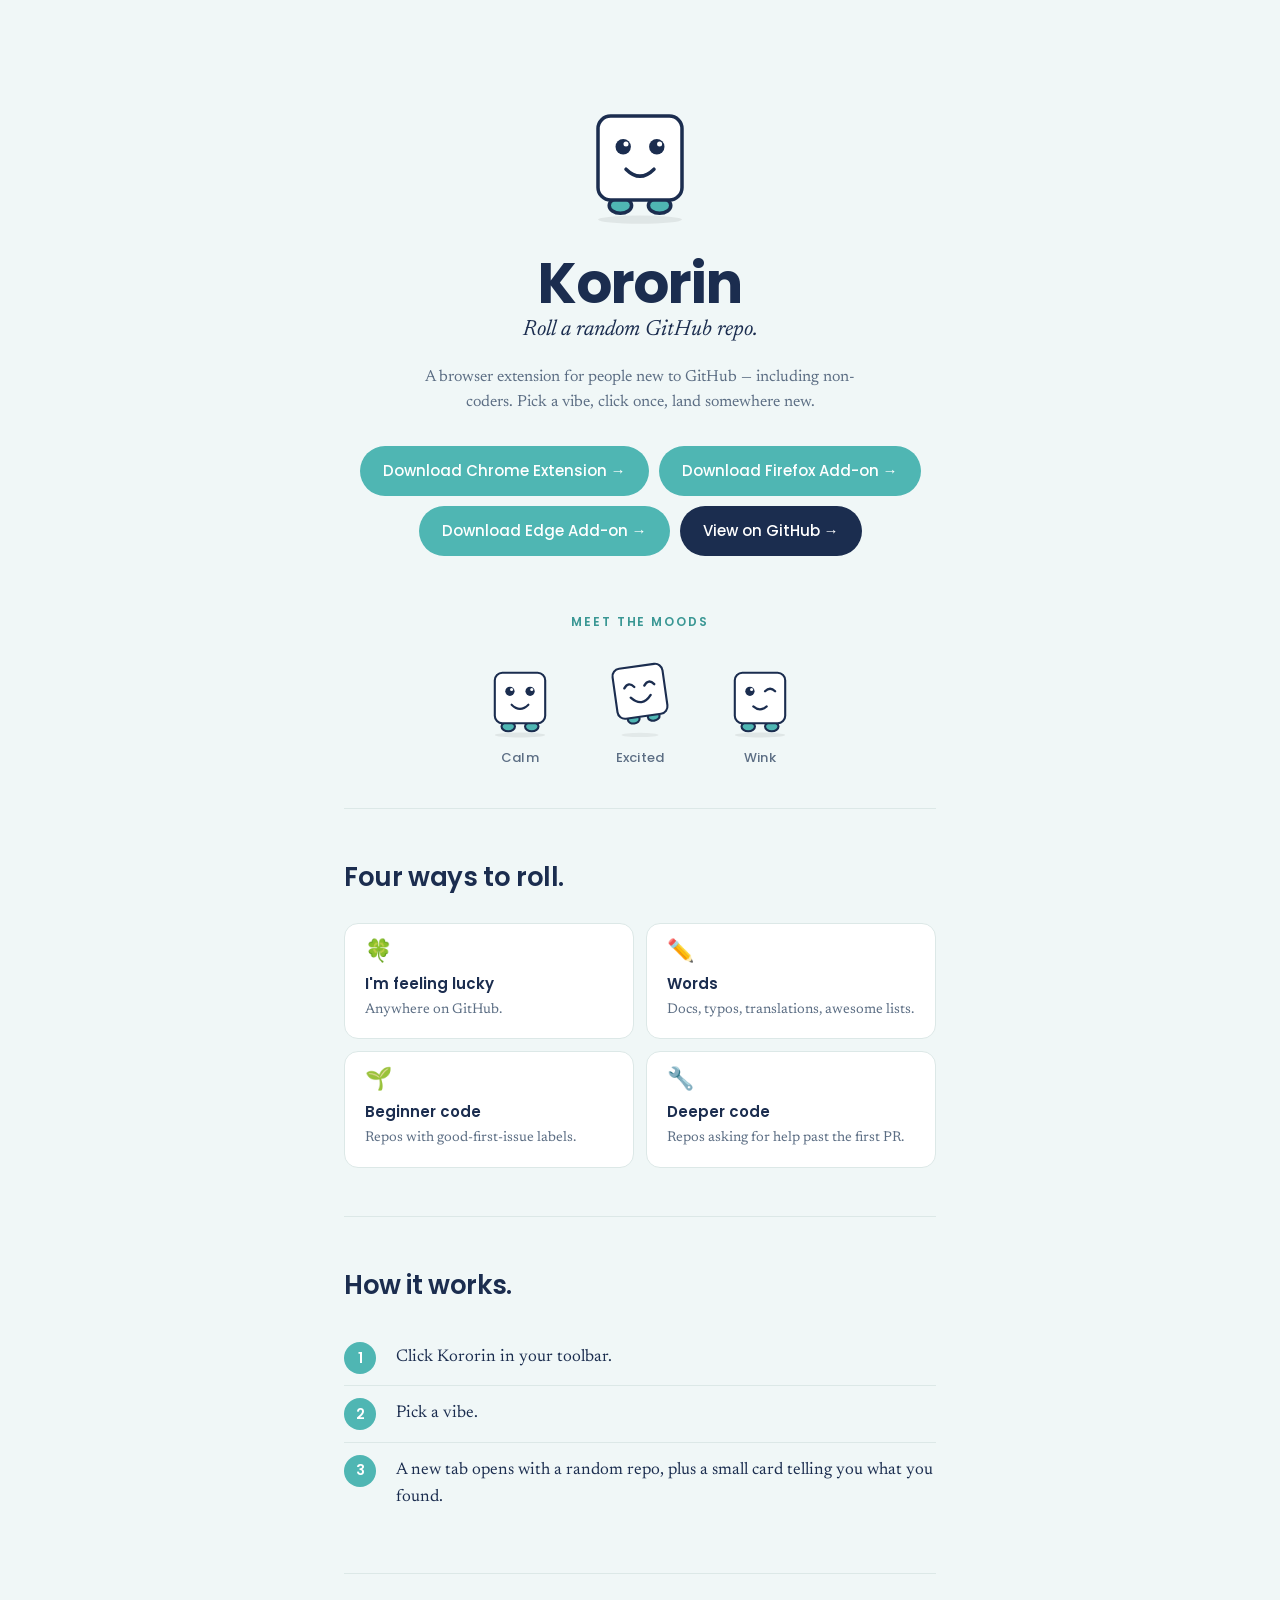
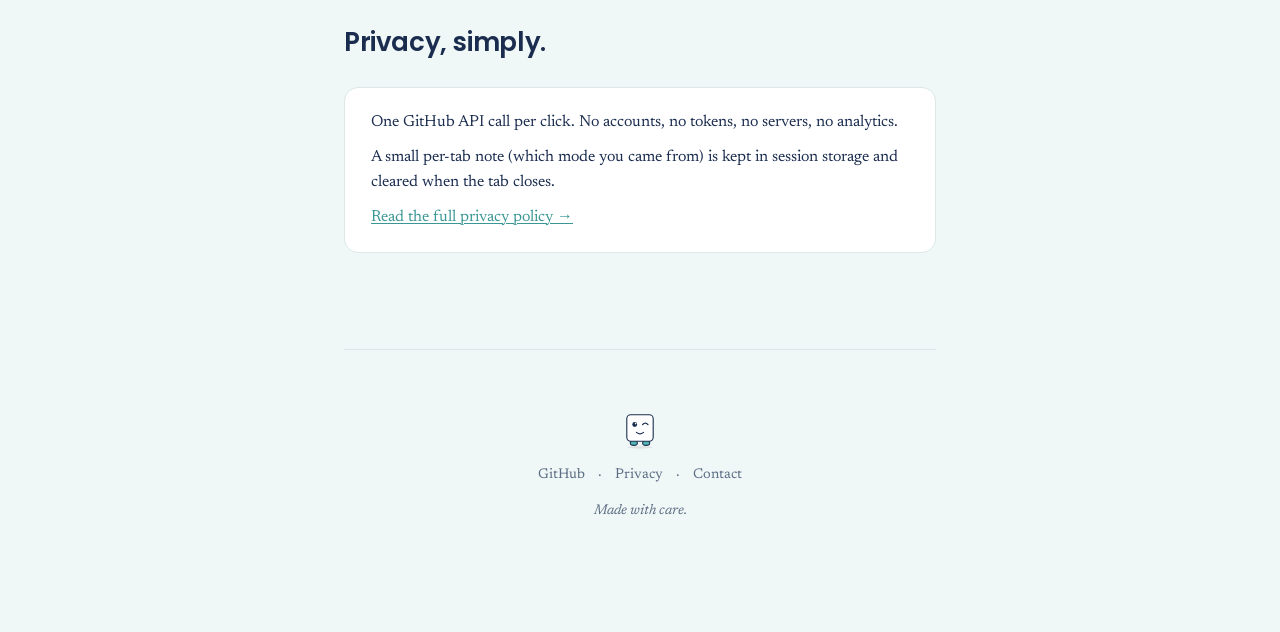
<file: index.html>
<!DOCTYPE html>
<html lang="en">
<head>
<meta charset="UTF-8">
<meta name="viewport" content="width=device-width, initial-scale=1.0">
<title>Kororin — Roll a random GitHub repo</title>
<meta name="description" content="A browser extension that opens a random active GitHub repo. For people new to GitHub — including non-coders.">

<link rel="icon" type="image/png" sizes="32x32" href="icons/icon128.png">
<link rel="icon" type="image/png" sizes="16x16" href="icons/icon16.png">

<meta property="og:title" content="Kororin">
<meta property="og:description" content="Roll a random GitHub repo.">
<meta property="og:image" content="https://hellokororin.com/og-image.png">
<meta property="og:url" content="https://hellokororin.com">
<meta property="og:type" content="website">
<meta name="twitter:card" content="summary_large_image">

<link rel="preconnect" href="https://fonts.googleapis.com">
<link rel="preconnect" href="https://fonts.gstatic.com" crossorigin>
<link href="https://fonts.googleapis.com/css2?family=Newsreader:ital,opsz,wght@0,6..72,300..700;1,6..72,400..600&family=Poppins:wght@400;500;600;700&display=swap" rel="stylesheet">

<style>
:root {
  --navy: #1B2D4F;
  --navy-deep: #0E1C36;
  --teal: #4FB6B3;
  --teal-deep: #3A9794;
  --mint: #F0F7F7;
  --mint-soft: #F7FBFB;
  --paper: #FFFFFF;
  --muted: #5C6E84;
  --border: #DCE8E7;
}

* { box-sizing: border-box; }

html, body {
  margin: 0;
  padding: 0;
  background: var(--mint);
  color: var(--navy);
  font-family: 'Newsreader', Georgia, serif;
  font-size: 17px;
  line-height: 1.6;
  font-optical-sizing: auto;
  -webkit-font-smoothing: antialiased;
  -moz-osx-font-smoothing: grayscale;
}

main {
  max-width: 640px;
  margin: 0 auto;
  padding: 64px 24px 96px;
}

.hero {
  text-align: center;
  padding: 24px 0 48px;
}

.mascot-wrap {
  display: inline-block;
  cursor: pointer;
  user-select: none;
  -webkit-tap-highlight-color: transparent;
}

.mascot {
  width: 140px;
  height: 140px;
  display: block;
  animation: kororin-breathe 4s ease-in-out infinite;
  transform-origin: center bottom;
}

.mascot-wrap.hopping .mascot {
  animation: kororin-hop 0.6s cubic-bezier(0.34, 1.4, 0.64, 1);
}

.face-excited { opacity: 0; }

.mascot-wrap.hopping .face-calm { animation: face-hide 0.6s ease-out; }
.mascot-wrap.hopping .face-excited { animation: face-show 0.6s ease-out; }

@keyframes face-show {
  0% { opacity: 0; }
  20% { opacity: 1; }
  78% { opacity: 1; }
  100% { opacity: 0; }
}
@keyframes face-hide {
  0% { opacity: 1; }
  20% { opacity: 0; }
  78% { opacity: 0; }
  100% { opacity: 1; }
}

@keyframes kororin-breathe {
  0%, 100% { transform: translateY(0) scale(1, 1); }
  50% { transform: translateY(-2px) scale(1.012, 1.012); }
}

@keyframes kororin-hop {
  0% { transform: translateY(0) scale(1, 1); }
  20% { transform: translateY(0) scale(1.08, 0.9); }
  45% { transform: translateY(-22px) scale(0.95, 1.06); }
  70% { transform: translateY(0) scale(1.06, 0.94); }
  100% { transform: translateY(0) scale(1, 1); }
}

h1 {
  font-family: 'Poppins', sans-serif;
  font-size: 56px;
  font-weight: 700;
  letter-spacing: -0.025em;
  margin: 18px 0 4px;
  color: var(--navy);
  line-height: 1;
}

.tagline {
  font-family: 'Newsreader', serif;
  font-size: 22px;
  font-style: italic;
  font-weight: 400;
  color: var(--navy);
  margin: 0 0 20px;
  line-height: 1.3;
}

.subtagline {
  font-size: 16px;
  color: var(--muted);
  max-width: 460px;
  margin: 0 auto 32px;
  line-height: 1.55;
}

.ctas {
  display: inline-flex;
  flex-wrap: wrap;
  gap: 10px;
  justify-content: center;
}

.btn {
  display: inline-flex;
  align-items: center;
  gap: 8px;
  padding: 12px 22px;
  border-radius: 999px;
  font-family: 'Poppins', sans-serif;
  font-size: 15px;
  font-weight: 500;
  text-decoration: none;
  transition: transform 0.15s ease, background 0.15s ease, border-color 0.15s ease, box-shadow 0.15s ease;
  border: 1px solid transparent;
  cursor: pointer;
}

.btn-primary {
  background: var(--navy);
  color: var(--paper);
}
.btn-primary:hover { background: var(--navy-deep); transform: translateY(-1px); box-shadow: 0 6px 16px rgba(27, 45, 79, 0.18); }

.btn-teal {
  background: var(--teal);
  color: var(--paper);
}
.btn-teal:hover { background: var(--teal-deep); transform: translateY(-1px); box-shadow: 0 6px 16px rgba(79, 182, 179, 0.28); }

.moods {
  text-align: center;
  padding: 8px 0 40px;
}
.moods-label {
  font-family: 'Poppins', sans-serif;
  font-size: 12px;
  font-weight: 600;
  letter-spacing: 0.16em;
  text-transform: uppercase;
  color: var(--teal-deep);
  margin: 0 0 24px;
}
.mood-row {
  display: flex;
  justify-content: center;
  gap: 36px;
  flex-wrap: wrap;
}
.mood {
  display: flex;
  flex-direction: column;
  align-items: center;
  gap: 8px;
}
.mood svg { width: 84px; height: 84px; display: block; }
.mood-name {
  font-family: 'Poppins', sans-serif;
  font-size: 13px;
  font-weight: 500;
  color: var(--muted);
  letter-spacing: 0.02em;
}

section.block {
  padding: 48px 0;
  border-top: 1px solid var(--border);
}

h2 {
  font-family: 'Poppins', sans-serif;
  font-size: 26px;
  font-weight: 600;
  margin: 0 0 24px;
  letter-spacing: -0.015em;
  color: var(--navy);
}

.modes-grid {
  display: grid;
  grid-template-columns: 1fr 1fr;
  gap: 12px;
}

.mode {
  background: var(--paper);
  border: 1px solid var(--border);
  border-radius: 14px;
  padding: 18px 20px;
  display: flex;
  flex-direction: column;
  gap: 4px;
  transition: transform 0.15s ease, border-color 0.15s ease, box-shadow 0.15s ease;
}

.mode:hover {
  border-color: var(--teal);
  transform: translateY(-2px);
  box-shadow: 0 8px 18px rgba(79, 182, 179, 0.10);
}

.mode .emoji { font-size: 22px; line-height: 1; margin-bottom: 4px; }
.mode .name { font-family: 'Poppins', sans-serif; font-weight: 600; font-size: 15px; color: var(--navy); }
.mode .hint { font-size: 14px; color: var(--muted); line-height: 1.45; }

ol.steps {
  counter-reset: step;
  padding: 0;
  list-style: none;
  margin: 0;
}

ol.steps li {
  counter-increment: step;
  position: relative;
  padding: 14px 0 14px 52px;
  border-bottom: 1px solid var(--border);
  font-size: 17px;
}
ol.steps li:last-child { border-bottom: none; }
ol.steps li::before {
  content: counter(step);
  position: absolute;
  left: 0;
  top: 12px;
  width: 32px;
  height: 32px;
  border-radius: 50%;
  background: var(--teal);
  color: var(--paper);
  font-family: 'Poppins', sans-serif;
  font-weight: 600;
  font-size: 14px;
  display: flex;
  align-items: center;
  justify-content: center;
}

.privacy-note {
  background: var(--paper);
  border: 1px solid var(--border);
  border-radius: 14px;
  padding: 22px 26px;
  font-size: 16px;
  line-height: 1.55;
}
.privacy-note p { margin: 0 0 10px; }
.privacy-note p:last-child { margin-bottom: 0; }
.privacy-note a { color: var(--teal-deep); text-decoration: underline; text-decoration-thickness: 1px; text-underline-offset: 2px; }
.privacy-note a:hover { color: var(--navy); }

footer {
  text-align: center;
  padding: 56px 0 0;
  font-size: 14px;
  color: var(--muted);
  border-top: 1px solid var(--border);
  margin-top: 48px;
}
footer a { color: var(--muted); text-decoration: none; margin: 0 10px; }
footer a:hover { color: var(--navy); }
.footer-mascot {
  width: 44px;
  height: 44px;
  display: block;
  margin: 0 auto 14px;
}
.made { font-style: italic; margin-top: 12px; }

@media (max-width: 540px) {
  main { padding: 40px 20px 64px; }
  .hero { padding: 16px 0 32px; }
  .mascot { width: 120px; height: 120px; }
  h1 { font-size: 44px; }
  .tagline { font-size: 19px; }
  h2 { font-size: 22px; }
  .modes-grid { grid-template-columns: 1fr; }
  section.block { padding: 36px 0; }
  .mood-row { gap: 24px; }
  .mood svg { width: 70px; height: 70px; }
}

@media (prefers-reduced-motion: reduce) {
  .mascot { animation: none; }
  .mascot-wrap.hopping .mascot,
  .mascot-wrap.hopping .face-calm,
  .mascot-wrap.hopping .face-excited { animation: none; }
}
</style>
</head>
<body>

<main>
  <section class="hero">
    <div class="mascot-wrap" id="mascotWrap" title="Click me!">
      <svg class="mascot" viewBox="0 0 100 100" xmlns="http://www.w3.org/2000/svg" aria-label="Kororin, a smiling die mascot">
        <ellipse cx="50" cy="94" rx="30" ry="3" fill="#000" opacity="0.07"/>
        <ellipse cx="36" cy="84" rx="8" ry="5.5" fill="#4FB6B3" stroke="#1B2D4F" stroke-width="2.5"/>
        <ellipse cx="64" cy="84" rx="8" ry="5.5" fill="#4FB6B3" stroke="#1B2D4F" stroke-width="2.5"/>
        <rect x="20" y="20" width="60" height="60" rx="9" fill="#fff" stroke="#1B2D4F" stroke-width="2.5"/>

        <g class="face-calm">
          <circle cx="38" cy="42" r="5.5" fill="#1B2D4F"/>
          <circle cx="62" cy="42" r="5.5" fill="#1B2D4F"/>
          <circle cx="40" cy="40" r="1.8" fill="#fff"/>
          <circle cx="64" cy="40" r="1.8" fill="#fff"/>
          <path d="M 40 58 Q 50 68 60 58" stroke="#1B2D4F" stroke-width="2.5" stroke-linecap="round" fill="none"/>
        </g>

        <g class="face-excited">
          <path d="M 32 44 Q 38 36 44 44" stroke="#1B2D4F" stroke-width="2.8" stroke-linecap="round" fill="none"/>
          <path d="M 56 44 Q 62 36 68 44" stroke="#1B2D4F" stroke-width="2.8" stroke-linecap="round" fill="none"/>
          <path d="M 38 56 Q 50 70 62 56" stroke="#1B2D4F" stroke-width="2.8" stroke-linecap="round" fill="none"/>
        </g>
      </svg>
    </div>
    <h1>Kororin</h1>
    <p class="tagline">Roll a random GitHub repo.</p>
    <p class="subtagline">A browser extension for people new to GitHub — including non-coders. Pick a vibe, click once, land somewhere new.</p>
    <div class="ctas">
      <a href="https://chromewebstore.google.com/detail/kororin/jhngongojmgfaklkifokfabgbgaecdmf" class="btn btn-teal">Download Chrome Extension →</a>
      <a href="https://addons.mozilla.org/en-US/firefox/addon/kororin/" class="btn btn-teal">Download Firefox Add-on →</a>
      <a href="https://microsoftedge.microsoft.com/addons/detail/kororin/hcgoblbcpdmlhagidknmgbhgmkccamic" class="btn btn-teal">Download Edge Add-on →</a>
      <a href="https://github.com/gameshoutout/kororin" class="btn btn-primary">View on GitHub →</a>
    </div>
  </section>

  <section class="moods">
    <p class="moods-label">Meet the moods</p>
    <div class="mood-row">

      <div class="mood">
        <svg viewBox="0 0 100 100" xmlns="http://www.w3.org/2000/svg" aria-label="Calm Kororin">
          <ellipse cx="50" cy="94" rx="30" ry="3" fill="#000" opacity="0.07"/>
          <ellipse cx="36" cy="84" rx="8" ry="5.5" fill="#4FB6B3" stroke="#1B2D4F" stroke-width="2.5"/>
          <ellipse cx="64" cy="84" rx="8" ry="5.5" fill="#4FB6B3" stroke="#1B2D4F" stroke-width="2.5"/>
          <rect x="20" y="20" width="60" height="60" rx="9" fill="#fff" stroke="#1B2D4F" stroke-width="2.5"/>
          <circle cx="38" cy="42" r="5.5" fill="#1B2D4F"/>
          <circle cx="62" cy="42" r="5.5" fill="#1B2D4F"/>
          <circle cx="40" cy="40" r="1.8" fill="#fff"/>
          <circle cx="64" cy="40" r="1.8" fill="#fff"/>
          <path d="M 40 58 Q 50 68 60 58" stroke="#1B2D4F" stroke-width="2.5" stroke-linecap="round" fill="none"/>
        </svg>
        <span class="mood-name">Calm</span>
      </div>

      <div class="mood">
        <svg viewBox="0 0 100 100" xmlns="http://www.w3.org/2000/svg" aria-label="Excited Kororin">
          <ellipse cx="50" cy="94" rx="22" ry="2.5" fill="#000" opacity="0.06"/>
          <g transform="translate(0 -8) rotate(-8 50 50)">
            <ellipse cx="38" cy="82" rx="7" ry="5" fill="#4FB6B3" stroke="#1B2D4F" stroke-width="2.5"/>
            <ellipse cx="62" cy="82" rx="7" ry="5" fill="#4FB6B3" stroke="#1B2D4F" stroke-width="2.5"/>
            <rect x="20" y="20" width="60" height="60" rx="9" fill="#fff" stroke="#1B2D4F" stroke-width="2.5"/>
            <path d="M 32 44 Q 38 36 44 44" stroke="#1B2D4F" stroke-width="2.8" stroke-linecap="round" fill="none"/>
            <path d="M 56 44 Q 62 36 68 44" stroke="#1B2D4F" stroke-width="2.8" stroke-linecap="round" fill="none"/>
            <path d="M 38 56 Q 50 70 62 56" stroke="#1B2D4F" stroke-width="2.8" stroke-linecap="round" fill="none"/>
          </g>
        </svg>
        <span class="mood-name">Excited</span>
      </div>

      <div class="mood">
        <svg viewBox="0 0 100 100" xmlns="http://www.w3.org/2000/svg" aria-label="Winking Kororin">
          <ellipse cx="50" cy="94" rx="30" ry="3" fill="#000" opacity="0.07"/>
          <ellipse cx="36" cy="84" rx="8" ry="5.5" fill="#4FB6B3" stroke="#1B2D4F" stroke-width="2.5"/>
          <ellipse cx="64" cy="84" rx="8" ry="5.5" fill="#4FB6B3" stroke="#1B2D4F" stroke-width="2.5"/>
          <rect x="20" y="20" width="60" height="60" rx="9" fill="#fff" stroke="#1B2D4F" stroke-width="2.5"/>
          <circle cx="38" cy="42" r="5.5" fill="#1B2D4F"/>
          <circle cx="40" cy="40" r="1.8" fill="#fff"/>
          <path d="M 56 42 Q 62 36 68 42" stroke="#1B2D4F" stroke-width="2.8" stroke-linecap="round" fill="none"/>
          <path d="M 42 60 Q 50 67 58 60" stroke="#1B2D4F" stroke-width="2.5" stroke-linecap="round" fill="none"/>
        </svg>
        <span class="mood-name">Wink</span>
      </div>

    </div>
  </section>

  <section class="block">
    <h2>Four ways to roll.</h2>
    <div class="modes-grid">
      <div class="mode">
        <span class="emoji">🍀</span>
        <span class="name">I'm feeling lucky</span>
        <span class="hint">Anywhere on GitHub.</span>
      </div>
      <div class="mode">
        <span class="emoji">✏️</span>
        <span class="name">Words</span>
        <span class="hint">Docs, typos, translations, awesome lists.</span>
      </div>
      <div class="mode">
        <span class="emoji">🌱</span>
        <span class="name">Beginner code</span>
        <span class="hint">Repos with good-first-issue labels.</span>
      </div>
      <div class="mode">
        <span class="emoji">🔧</span>
        <span class="name">Deeper code</span>
        <span class="hint">Repos asking for help past the first PR.</span>
      </div>
    </div>
  </section>

  <section class="block">
    <h2>How it works.</h2>
    <ol class="steps">
      <li>Click Kororin in your toolbar.</li>
      <li>Pick a vibe.</li>
      <li>A new tab opens with a random repo, plus a small card telling you what you found.</li>
    </ol>
  </section>

  <section class="block">
    <h2>Privacy, simply.</h2>
    <div class="privacy-note">
      <p>One GitHub API call per click. No accounts, no tokens, no servers, no analytics.</p>
      <p>A small per-tab note (which mode you came from) is kept in session storage and cleared when the tab closes.</p>
      <p><a href="privacy.html">Read the full privacy policy →</a></p>
    </div>
  </section>

  <footer>
    <svg class="footer-mascot" viewBox="0 0 100 100" xmlns="http://www.w3.org/2000/svg" aria-label="Winking Kororin">
      <ellipse cx="50" cy="94" rx="30" ry="3" fill="#000" opacity="0.07"/>
      <ellipse cx="36" cy="84" rx="8" ry="5.5" fill="#4FB6B3" stroke="#1B2D4F" stroke-width="2.5"/>
      <ellipse cx="64" cy="84" rx="8" ry="5.5" fill="#4FB6B3" stroke="#1B2D4F" stroke-width="2.5"/>
      <rect x="20" y="20" width="60" height="60" rx="9" fill="#fff" stroke="#1B2D4F" stroke-width="2.5"/>
      <circle cx="38" cy="42" r="5.5" fill="#1B2D4F"/>
      <circle cx="40" cy="40" r="1.8" fill="#fff"/>
      <path d="M 56 42 Q 62 36 68 42" stroke="#1B2D4F" stroke-width="2.8" stroke-linecap="round" fill="none"/>
      <path d="M 42 60 Q 50 67 58 60" stroke="#1B2D4F" stroke-width="2.5" stroke-linecap="round" fill="none"/>
    </svg>
    <p>
      <a href="https://github.com/gameshoutout/kororin">GitHub</a>
      ·
      <a href="privacy.html">Privacy</a>
      ·
      <a href="mailto:support@gameshoutout.com">Contact</a>
    </p>
    <p class="made">Made with care.</p>
  </footer>
</main>

<script>
  const wrap = document.getElementById('mascotWrap');

  function hop() {
    wrap.classList.remove('hopping');
    void wrap.offsetWidth;
    wrap.classList.add('hopping');
    setTimeout(() => wrap.classList.remove('hopping'), 600);
  }

  wrap.addEventListener('click', hop);

  function scheduleHop() {
    const delay = 2500 + Math.random() * 2500;
    setTimeout(() => {
      if (!document.hidden) hop();
      scheduleHop();
    }, delay);
  }
  scheduleHop();
</script>

</body>
</html>
</file>
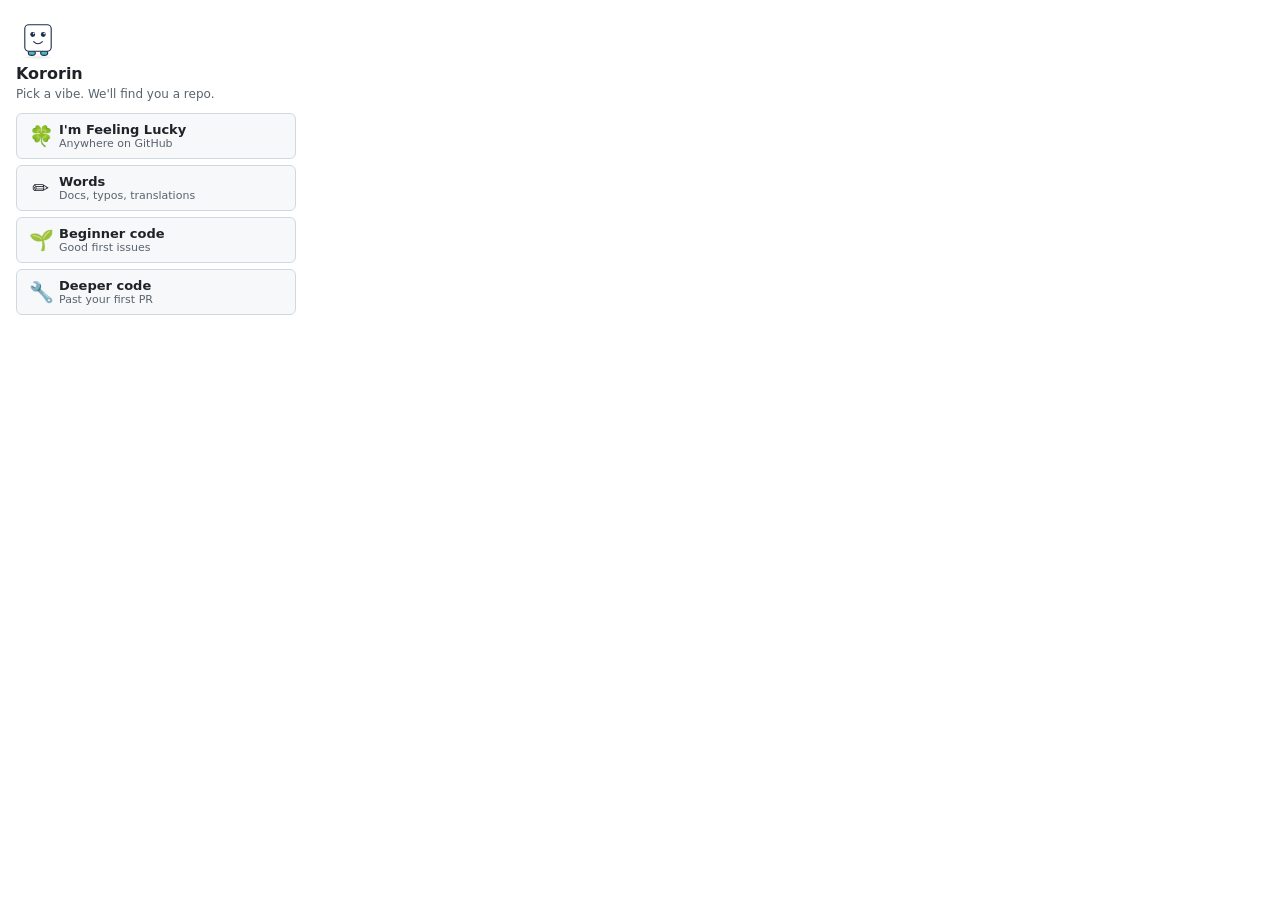
<file: popup.html>
<!DOCTYPE html>
<html lang="en">
<head>
  <meta charset="UTF-8">
  <link rel="stylesheet" href="popup.css">
</head>
<body>
  <svg id="mascot" width="44" height="44" viewBox="0 0 100 100" xmlns="http://www.w3.org/2000/svg" aria-hidden="true">
    <ellipse cx="50" cy="94" rx="30" ry="3" fill="#000" opacity="0.07"/>
    <ellipse cx="36" cy="84" rx="8" ry="5.5" fill="#4FB6B3" stroke="#1B2D4F" stroke-width="2.5"/>
    <ellipse cx="64" cy="84" rx="8" ry="5.5" fill="#4FB6B3" stroke="#1B2D4F" stroke-width="2.5"/>
    <rect x="20" y="20" width="60" height="60" rx="9" fill="#fff" stroke="#1B2D4F" stroke-width="2.5"/>
    <circle cx="38" cy="42" r="5.5" fill="#1B2D4F"/>
    <circle cx="62" cy="42" r="5.5" fill="#1B2D4F"/>
    <circle cx="40" cy="40" r="1.8" fill="#fff"/>
    <circle cx="64" cy="40" r="1.8" fill="#fff"/>
    <path d="M 40 58 Q 50 68 60 58" stroke="#1B2D4F" stroke-width="2.5" stroke-linecap="round" fill="none"/>
  </svg>
  <h1>Kororin</h1>
  <p class="tagline">Pick a vibe. We'll find you a repo.</p>

  <div class="modes">
    <button class="mode" data-mode="lucky">
      <span class="emoji">🍀</span>
      <span class="label">I'm Feeling Lucky</span>
      <span class="hint">Anywhere on GitHub</span>
    </button>
    <button class="mode" data-mode="words">
      <span class="emoji">✏️</span>
      <span class="label">Words</span>
      <span class="hint">Docs, typos, translations</span>
    </button>
    <button class="mode" data-mode="beginner">
      <span class="emoji">🌱</span>
      <span class="label">Beginner code</span>
      <span class="hint">Good first issues</span>
    </button>
    <button class="mode" data-mode="deeper">
      <span class="emoji">🔧</span>
      <span class="label">Deeper code</span>
      <span class="hint">Past your first PR</span>
    </button>
  </div>

  <div id="error" class="error hidden"></div>

  <script src="popup.js"></script>
</body>
</html>
</file>
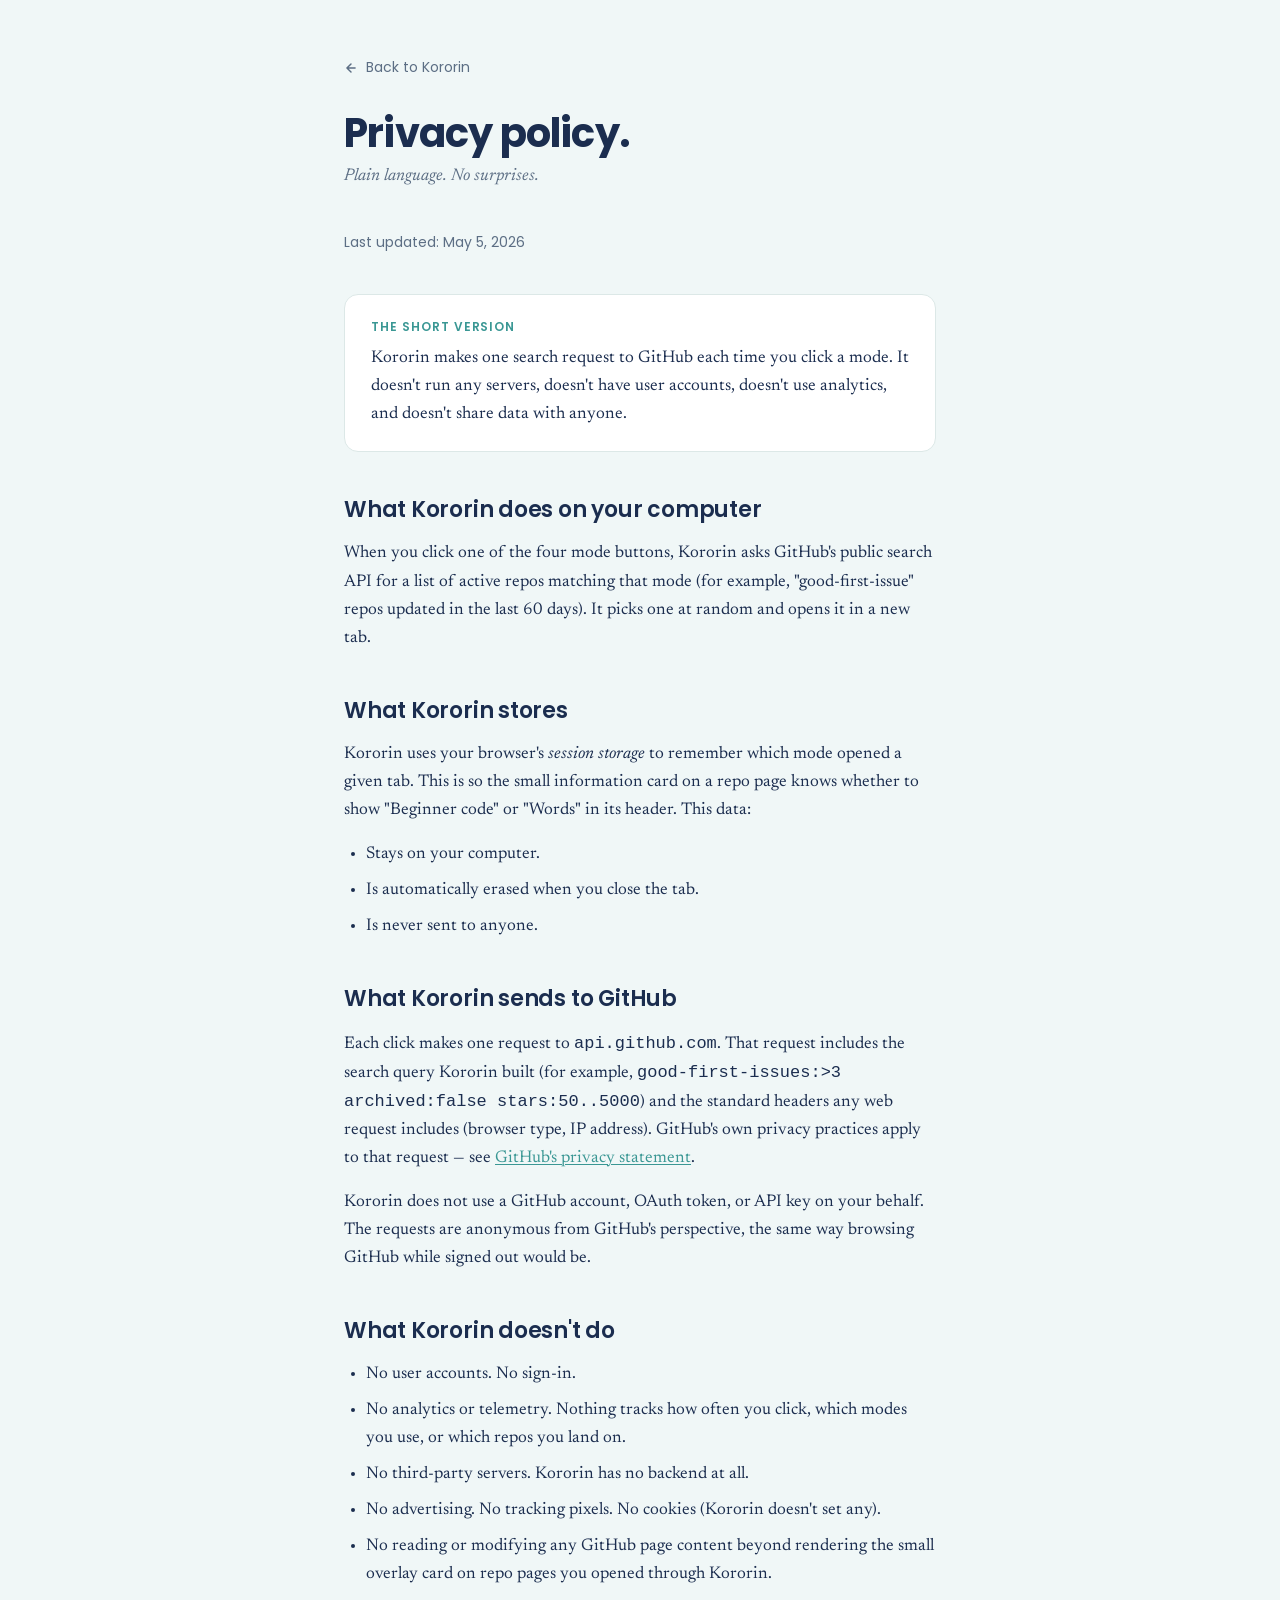
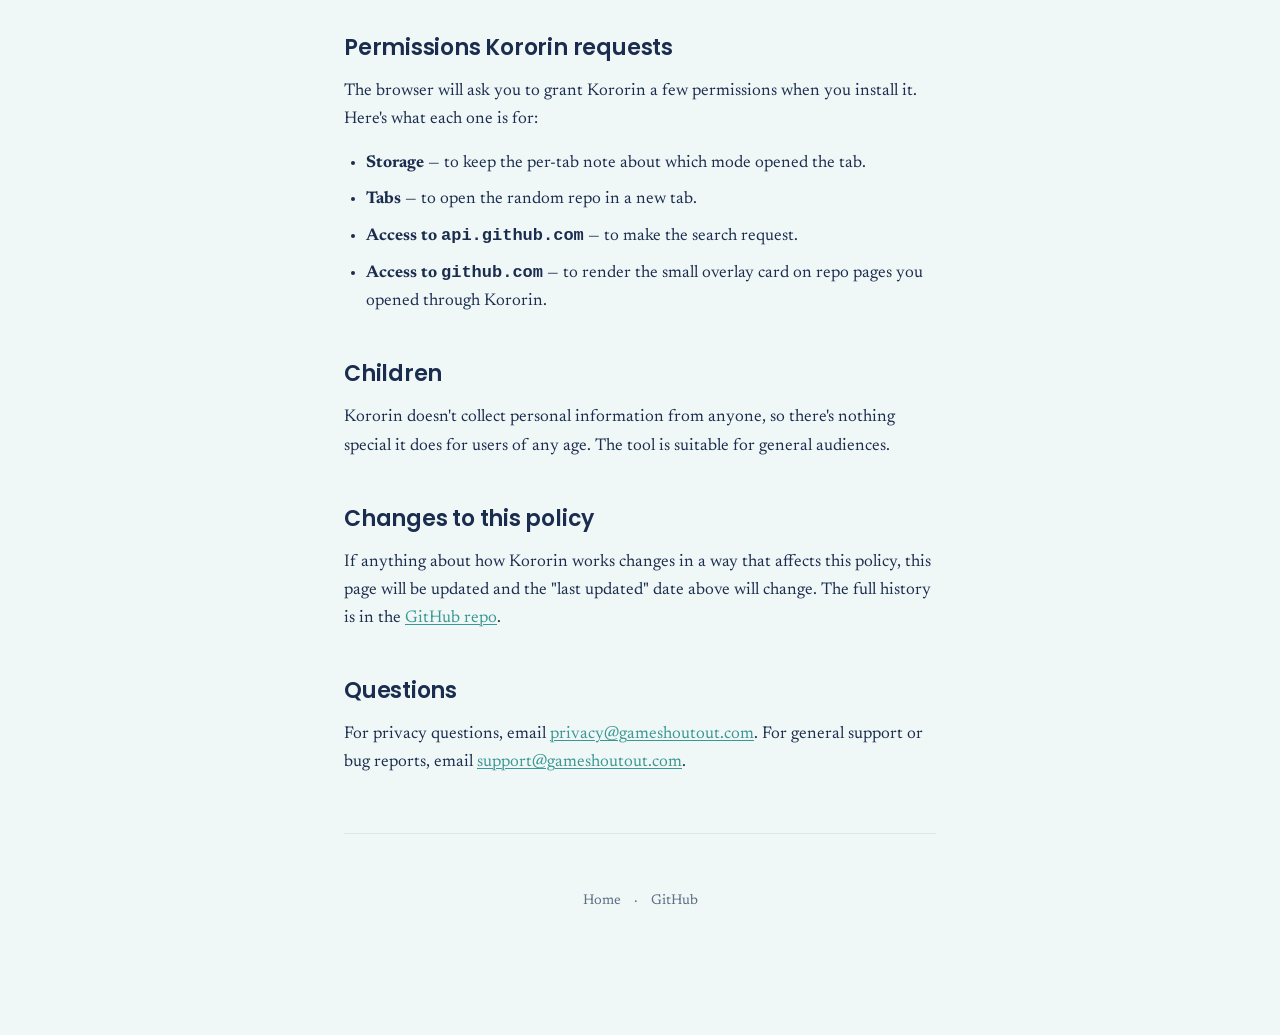
<file: privacy.html>
<!DOCTYPE html>
<html lang="en">
<head>
<meta charset="UTF-8">
<meta name="viewport" content="width=device-width, initial-scale=1.0">
<title>Privacy — Kororin</title>
<meta name="description" content="Kororin's privacy policy. Plain language, no surprises.">

<link rel="icon" type="image/png" sizes="32x32" href="icons/icon128.png">
<link rel="icon" type="image/png" sizes="16x16" href="icons/icon16.png">

<link rel="preconnect" href="https://fonts.googleapis.com">
<link rel="preconnect" href="https://fonts.gstatic.com" crossorigin>
<link href="https://fonts.googleapis.com/css2?family=Newsreader:ital,opsz,wght@0,6..72,300..700;1,6..72,400..600&family=Poppins:wght@400;500;600;700&display=swap" rel="stylesheet">

<style>
:root {
  --navy: #1B2D4F;
  --teal: #4FB6B3;
  --teal-deep: #3A9794;
  --mint: #F0F7F7;
  --paper: #FFFFFF;
  --muted: #5C6E84;
  --border: #DCE8E7;
}

* { box-sizing: border-box; }

html, body {
  margin: 0;
  padding: 0;
  background: var(--mint);
  color: var(--navy);
  font-family: 'Newsreader', Georgia, serif;
  font-size: 17px;
  line-height: 1.65;
  -webkit-font-smoothing: antialiased;
}

main {
  max-width: 640px;
  margin: 0 auto;
  padding: 56px 24px 96px;
}

.back {
  display: inline-flex;
  align-items: center;
  gap: 8px;
  font-family: 'Poppins', sans-serif;
  font-size: 14px;
  color: var(--muted);
  text-decoration: none;
  margin-bottom: 32px;
}
.back:hover { color: var(--navy); }

.back svg { width: 14px; height: 14px; }

h1 {
  font-family: 'Poppins', sans-serif;
  font-size: 40px;
  font-weight: 700;
  letter-spacing: -0.02em;
  margin: 0 0 8px;
  color: var(--navy);
  line-height: 1.1;
}

.subtitle {
  font-family: 'Newsreader', serif;
  font-style: italic;
  color: var(--muted);
  font-size: 17px;
  margin: 0 0 40px;
}

.last-updated {
  font-size: 14px;
  color: var(--muted);
  margin-bottom: 40px;
  font-family: 'Poppins', sans-serif;
}

h2 {
  font-family: 'Poppins', sans-serif;
  font-size: 22px;
  font-weight: 600;
  margin: 40px 0 12px;
  color: var(--navy);
  letter-spacing: -0.01em;
}

p { margin: 0 0 16px; }

a {
  color: var(--teal-deep);
  text-decoration: underline;
  text-decoration-thickness: 1px;
  text-underline-offset: 2px;
}
a:hover { color: var(--navy); }

ul {
  padding-left: 22px;
  margin: 0 0 16px;
}
ul li { margin-bottom: 8px; }

.tldr {
  background: var(--paper);
  border: 1px solid var(--border);
  border-radius: 14px;
  padding: 22px 26px;
  margin-bottom: 32px;
}
.tldr .label {
  font-family: 'Poppins', sans-serif;
  font-size: 12px;
  font-weight: 600;
  letter-spacing: 0.08em;
  text-transform: uppercase;
  color: var(--teal-deep);
  margin-bottom: 8px;
  display: block;
}
.tldr p:last-child { margin-bottom: 0; }

footer {
  text-align: center;
  padding: 56px 0 0;
  font-size: 14px;
  color: var(--muted);
  border-top: 1px solid var(--border);
  margin-top: 56px;
}
footer a { color: var(--muted); text-decoration: none; margin: 0 10px; }
footer a:hover { color: var(--navy); }

@media (max-width: 540px) {
  main { padding: 32px 20px 64px; }
  h1 { font-size: 32px; }
  h2 { font-size: 19px; }
}
</style>
</head>
<body>

<main>
  <a href="index.html" class="back">
    <svg viewBox="0 0 24 24" fill="none" stroke="currentColor" stroke-width="2.5" stroke-linecap="round" stroke-linejoin="round"><path d="M19 12H5M12 19l-7-7 7-7"/></svg>
    Back to Kororin
  </a>

  <h1>Privacy policy.</h1>
  <p class="subtitle">Plain language. No surprises.</p>
  <p class="last-updated">Last updated: May 5, 2026</p>

  <div class="tldr">
    <span class="label">The short version</span>
    <p>Kororin makes one search request to GitHub each time you click a mode. It doesn't run any servers, doesn't have user accounts, doesn't use analytics, and doesn't share data with anyone.</p>
  </div>

  <h2>What Kororin does on your computer</h2>
  <p>When you click one of the four mode buttons, Kororin asks GitHub's public search API for a list of active repos matching that mode (for example, "good-first-issue" repos updated in the last 60 days). It picks one at random and opens it in a new tab.</p>

  <h2>What Kororin stores</h2>
  <p>Kororin uses your browser's <em>session storage</em> to remember which mode opened a given tab. This is so the small information card on a repo page knows whether to show "Beginner code" or "Words" in its header. This data:</p>
  <ul>
    <li>Stays on your computer.</li>
    <li>Is automatically erased when you close the tab.</li>
    <li>Is never sent to anyone.</li>
  </ul>

  <h2>What Kororin sends to GitHub</h2>
  <p>Each click makes one request to <code>api.github.com</code>. That request includes the search query Kororin built (for example, <code>good-first-issues:&gt;3 archived:false stars:50..5000</code>) and the standard headers any web request includes (browser type, IP address). GitHub's own privacy practices apply to that request — see <a href="https://docs.github.com/en/site-policy/privacy-policies/github-general-privacy-statement">GitHub's privacy statement</a>.</p>
  <p>Kororin does not use a GitHub account, OAuth token, or API key on your behalf. The requests are anonymous from GitHub's perspective, the same way browsing GitHub while signed out would be.</p>

  <h2>What Kororin doesn't do</h2>
  <ul>
    <li>No user accounts. No sign-in.</li>
    <li>No analytics or telemetry. Nothing tracks how often you click, which modes you use, or which repos you land on.</li>
    <li>No third-party servers. Kororin has no backend at all.</li>
    <li>No advertising. No tracking pixels. No cookies (Kororin doesn't set any).</li>
    <li>No reading or modifying any GitHub page content beyond rendering the small overlay card on repo pages you opened through Kororin.</li>
  </ul>

  <h2>Permissions Kororin requests</h2>
  <p>The browser will ask you to grant Kororin a few permissions when you install it. Here's what each one is for:</p>
  <ul>
    <li><strong>Storage</strong> — to keep the per-tab note about which mode opened the tab.</li>
    <li><strong>Tabs</strong> — to open the random repo in a new tab.</li>
    <li><strong>Access to <code>api.github.com</code></strong> — to make the search request.</li>
    <li><strong>Access to <code>github.com</code></strong> — to render the small overlay card on repo pages you opened through Kororin.</li>
  </ul>

  <h2>Children</h2>
  <p>Kororin doesn't collect personal information from anyone, so there's nothing special it does for users of any age. The tool is suitable for general audiences.</p>

  <h2>Changes to this policy</h2>
  <p>If anything about how Kororin works changes in a way that affects this policy, this page will be updated and the "last updated" date above will change. The full history is in the <a href="https://github.com/gameshoutout/kororin">GitHub repo</a>.</p>

  <h2>Questions</h2>
  <p>For privacy questions, email <a href="mailto:privacy@gameshoutout.com">privacy@gameshoutout.com</a>. For general support or bug reports, email <a href="mailto:support@gameshoutout.com">support@gameshoutout.com</a>.</p>

  <footer>
    <p>
      <a href="index.html">Home</a>
      ·
      <a href="https://github.com/gameshoutout/kororin">GitHub</a>
    </p>
  </footer>
</main>

</body>
</html>
</file>
<file: popup.css>
body {
  font-family: -apple-system, BlinkMacSystemFont, "Segoe UI", system-ui, sans-serif;
  width: 280px;
  margin: 0;
  padding: 16px;
  background: #fff;
  color: #1f2328;
}

#mascot {
  display: block;
  margin: 0 0 4px;
  transform-origin: 50% 100%;
}

#mascot.hopping {
  animation: kororin-hop 400ms ease-out;
}

@keyframes kororin-hop {
  0%   { transform: translateY(0)     scale(1, 1); }
  30%  { transform: translateY(-10px) scale(0.95, 1.05); }
  60%  { transform: translateY(-2px)  scale(1, 1); }
  85%  { transform: translateY(0)     scale(1.05, 0.92); }
  100% { transform: translateY(0)     scale(1, 1); }
}

h1 {
  font-size: 16px;
  margin: 0 0 4px;
}

.tagline {
  font-size: 12px;
  color: #59636e;
  margin: 0 0 12px;
}

.modes {
  display: flex;
  flex-direction: column;
  gap: 6px;
}

.mode {
  display: grid;
  grid-template-columns: 28px 1fr;
  grid-template-rows: auto auto;
  column-gap: 4px;
  align-items: center;
  padding: 8px 10px;
  background: #f6f8fa;
  border: 1px solid #d1d9e0;
  border-radius: 6px;
  cursor: pointer;
  text-align: left;
  font: inherit;
  color: inherit;
  transition: background 80ms ease;
}

.mode:hover { background: #eaeef2; }
.mode:active { transform: scale(0.98); }
.mode[disabled] { opacity: 0.6; cursor: wait; }

.mode .emoji {
  grid-row: span 2;
  font-size: 20px;
  text-align: center;
}

.mode .label {
  font-weight: 600;
  font-size: 13px;
}

.mode .hint {
  font-size: 11px;
  color: #59636e;
}

.error {
  margin-top: 12px;
  padding: 8px 10px;
  background: #ffebe9;
  border: 1px solid #ff8182;
  border-radius: 6px;
  font-size: 12px;
  color: #82071e;
}

.hidden { display: none; }
</file>
